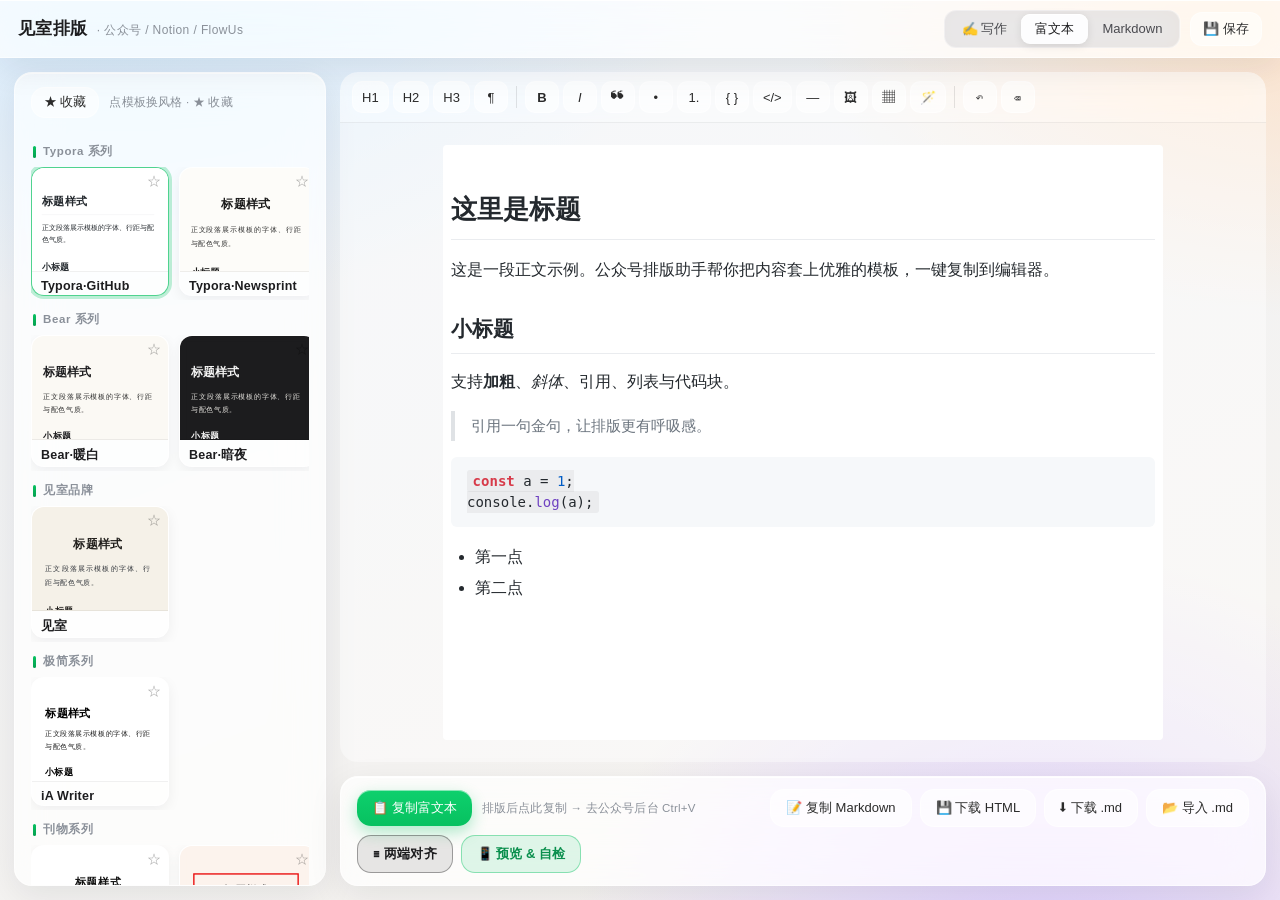
<file: web/index.html>
<!doctype html>
<html lang="zh-CN">
<head>
  <meta charset="utf-8" />
  <meta name="viewport" content="width=device-width, initial-scale=1" />
  <title>见室排版 · 网页版</title>
  <link rel="stylesheet" href="web.css" />
</head>
<body class="web">
  <!-- 顶栏 -->
  <header class="appbar glass">
    <div class="brand">见室排版 <span>· 公众号 / Notion / FlowUs</span></div>
    <div class="appbar-right">
      <div class="seg" id="modeSeg">
        <button class="seg-btn" data-mode="write" title="专注写作：无干扰 + 聚焦当前段">✍️ 写作</button>
        <button class="seg-btn active" data-mode="rich">富文本</button>
        <button class="seg-btn" data-mode="md">Markdown</button>
      </div>
      <button id="saveDraft" class="ghost" title="保存草稿">💾 保存</button>
    </div>
  </header>

  <div class="main">
    <!-- 左：模板栏 -->
    <aside class="rail glass">
      <div class="rail-head">
        <button id="favFilter" class="fav-filter" title="只看收藏">★ 收藏</button>
        <span class="tpl-hint">点模板换风格 · ★ 收藏</span>
      </div>
      <section class="templates" id="templateGallery"></section>
    </aside>

    <!-- 右：工作区 -->
    <section class="workspace">
      <!-- 富文本模式 -->
      <div id="richPane">
        <div class="toolbar glass-bar" id="toolbar">
          <button data-cmd="h1" title="标题1">H1</button>
          <button data-cmd="h2" title="标题2">H2</button>
          <button data-cmd="h3" title="标题3">H3</button>
          <button data-cmd="p" title="正文">¶</button>
          <span class="sep"></span>
          <button data-cmd="bold" title="加粗"><b>B</b></button>
          <button data-cmd="italic" title="斜体"><i>I</i></button>
          <button data-cmd="quote" title="引用">❝</button>
          <button data-cmd="ul" title="无序列表">•</button>
          <button data-cmd="ol" title="有序列表">1.</button>
          <button data-cmd="code" title="代码块（自动高亮）">{ }</button>
          <button data-cmd="icode" title="行内代码">&lt;/&gt;</button>
          <button data-cmd="hr" title="分割线">―</button>
          <button data-cmd="img" title="插入图片">🖼</button>
          <button data-cmd="grid" title="多图网格">▦</button>
          <button data-cmd="smart" title="智能排版：自动识别标题/引用/列表/段落">🪄</button>
          <span class="sep"></span>
          <button data-cmd="undo" title="撤销">↶</button>
          <button data-cmd="clear" title="清除格式">⌫</button>
        </div>
        <div class="editor-wrap">
          <div id="editor" class="editor" contenteditable="true" spellcheck="false"></div>
        </div>
        <!-- 写作模式：右侧并排实时预览（手机宽度，随输入重渲染，可同步滚动） -->
        <aside id="writePreview" class="wpane">
          <div class="wpane-head">
            <span class="wpane-dot"></span>
            <span class="wpane-tpl" id="wpaneTpl">当前模板</span>
            <span class="wpane-grow"></span>
            <label class="wpane-sync" title="编辑区滚动时按比例带动预览滚动">
              <input type="checkbox" id="wpaneSync" checked />同步
            </label>
            <button class="wpane-x" id="wpaneClose" title="收起预览（Alt+P）">✕</button>
          </div>
          <div class="wpane-body">
            <div class="wpane-sheet"><div class="wpane-canvas" id="wpaneCanvas"></div></div>
          </div>
        </aside>
      </div>

      <!-- Markdown 模式：源码 + 预览 -->
      <div id="mdPane" style="display:none">
        <div class="md-split">
          <div class="md-col glass">
            <div class="md-label">Markdown 源码</div>
            <textarea id="mdSource" class="md-source" spellcheck="false" placeholder="# 标题&#10;&#10;在这里用 Markdown 写作…"></textarea>
          </div>
          <div class="md-col glass">
            <div class="md-label">实时预览（随主题变化）</div>
            <div class="editor-wrap">
              <div id="mdPreview" class="editor md-preview"></div>
            </div>
          </div>
        </div>
      </div>

      <!-- 底部导出栏 -->
      <footer class="footbar glass">
        <button id="expWechat" class="primary">📋 复制富文本</button>
        <span class="copy-cap">排版后点此复制 → 去公众号后台 Ctrl+V</span>
        <button id="expMd" class="secondary">📝 复制 Markdown</button>
        <button id="expHtml" class="secondary">💾 下载 HTML</button>
        <button id="expMdFile" class="secondary">⬇ 下载 .md</button>
        <button id="impMd" class="secondary">📂 导入 .md</button>
        <button id="justifyBtn" class="secondary justify-toggle" aria-pressed="true" title="两端对齐：正文 / 列表 / 引用左右齐平（所有模板统一）。点按可关闭，改回各模板自身设计">≣ 两端对齐</button>
        <button id="openPreview" class="secondary preview-btn">📱 预览 &amp; 自检</button>
        <button id="restoreBtn" class="secondary restore" style="display:none" title="撤销智能排版，还原排版前的原文">↩ 还原原文</button>
        <span class="hint" id="hint"></span>
      </footer>
    </section>
  </div>

  <!-- 写作模式底部浮动工具坞（仅写作模式可见）：聚焦 / 打字机 / 风格检查 / 字数 / 预览 -->
  <div id="writeDock">
    <div class="wc-group" role="group" aria-label="聚焦模式">
      <span class="wc-label">聚焦</span>
      <button class="wc-btn wc-focus" data-focus="off">关</button>
      <button class="wc-btn wc-focus active" data-focus="paragraph">段落</button>
      <button class="wc-btn wc-focus" data-focus="sentence">句</button>
    </div>
    <span class="wc-sep"></span>
    <button class="wc-btn wc-toggle" id="typewriterBtn" title="打字机滚动：当前行始终居中（Alt+T 快捷开关）">⌨ 打字机</button>
    <button class="wc-btn wc-toggle" id="styleCheckBtn" title="风格检查：标出填充词 / 冗余 / 陈词（仅编辑器内可见，不进导出）">✓ 风格</button>
    <button class="wc-btn wc-toggle" id="appearanceBtn" title="写作外观：字体 / 字号 / 行高 / 栏宽 / 主题">🎨 外观</button>
    <button class="wc-btn wc-toggle" id="wpaneBtn" title="并排实时预览：边写边看最终渲染（Alt+P）">▥ 并排</button>
    <button class="wc-btn wc-toggle" id="dockJustify" title="两端对齐：正文 / 列表 / 引用左右齐平（所有模板统一）。点按可关闭，改回各模板自身设计">≣ 两端</button>
    <span class="wc-sep"></span>
    <span class="st-main" id="stMain">0 字</span>
    <div class="st-detail" id="stDetail"></div>
    <span class="wc-sep"></span>
    <button class="wc-btn wc-preview" id="dockPreview" title="手机预览 &amp; 发布前自检（写作模式专用入口）">📱 预览</button>
    <button class="wc-btn" id="dockMd" title="Markdown 语法速查">? MD</button>
  </div>

  <!-- Markdown 语法速查浮层（写作模式） -->
  <div id="mdHelp" class="md-help" style="display:none">
    <div class="md-help-head">
      <span>Markdown 速查</span>
      <button id="mdHelpClose" title="关闭">✕</button>
    </div>
    <div class="md-help-grid">
      <div class="md-help-row"><code># 标题</code><span>H1–H6，井号数量定级</span></div>
      <div class="md-help-row"><code>**加粗**</code><span>或用 __加粗__</span></div>
      <div class="md-help-row"><code>*斜体*</code><span>或用 _斜体_</span></div>
      <div class="md-help-row"><code>***粗斜***</code><span>三个星号</span></div>
      <div class="md-help-row"><code>~~删除~~</code><span>删除线</span></div>
      <div class="md-help-row"><code>==高亮==</code><span>高亮标记</span></div>
      <div class="md-help-row"><code>`代码`</code><span>行内代码</span></div>
      <div class="md-help-row"><code>```js</code><span>围栏代码块（可带语言）</span></div>
      <div class="md-help-row"><code>- 项</code><span>无序列表（* + 同效）</span></div>
      <div class="md-help-row"><code>1. 项</code><span>有序列表</span></div>
      <div class="md-help-row"><code>- [ ] 待办</code><span>- [x] 已完成</span></div>
      <div class="md-help-row"><code>&gt; 引用</code><span>&gt;&gt; 嵌套引用</span></div>
      <div class="md-help-row"><code>[文字](url)</code><span>链接</span></div>
      <div class="md-help-row"><code>![说明](url)</code><span>图片</span></div>
      <div class="md-help-row"><code>---</code><span>分割线（*** ___ 亦可）</span></div>
      <div class="md-help-row"><code>+++</code><span>分页符</span></div>
      <div class="md-help-row"><code>^上标^</code><span>上标</span></div>
      <div class="md-help-row"><code>~下标~</code><span>下标</span></div>
      <div class="md-help-row"><code>|a|b|</code><span>表格（Markdown 模式预览）</span></div>
    </div>
    <div class="md-help-foot">闭合定界符即渲染 · Enter 退出代码块 / 续列表 · 可随时切到 Markdown 模式查看源码</div>
  </div>

  <input type="file" id="imgFile" accept="image/*" style="display:none" />
  <input type="file" id="gridFile" accept="image/*" multiple style="display:none" />
  <input type="file" id="mdFile" accept=".md,.markdown,.txt,text/markdown,text/plain" style="display:none" />

  <!-- 多图网格列数选择弹窗 -->
  <div id="gridModal" class="modal" style="display:none">
    <div class="modal-box glass">
      <div class="modal-title">多图网格 · 选择列数</div>
      <div class="modal-row">
        <button data-cols="2">2 列</button>
        <button data-cols="3">3 列</button>
      </div>
      <button class="modal-cancel" data-cols="0">取消</button>
    </div>
  </div>

  <!-- 手机预览 + 发布前自检 -->
  <div id="previewModal" class="modal" style="display:none">
    <div class="pv-box">
      <header class="pv-head">
        <div class="pv-brand">
          <span class="pv-glyph" aria-hidden="true">📱</span>
          <span class="pv-titles">
            <b class="pv-title">手机预览</b>
            <em class="pv-sub"><span id="previewTplName">当前模板</span> · 微信正文渲染</em>
          </span>
        </div>
        <div class="pv-head-r">
          <span class="pv-size">375 × 812</span>
          <button class="pv-close" id="previewClose" title="关闭（Esc）">✕</button>
        </div>
      </header>
      <div class="pv-body">
        <div class="pv-stage">
          <div class="phone-wrap">
            <span class="phone-key phone-key-power"></span>
            <span class="phone-key phone-key-mute"></span>
            <span class="phone-key phone-key-vol"></span>
            <div class="phone">
              <div class="phone-screen" id="phoneScreen"></div>
              <div class="phone-ui" aria-hidden="true">
                <div class="phone-chrome">
                  <div class="phone-status">
                    <span class="ps-time">9:41</span>
                    <span class="ps-icons">
                      <span class="ps-bars"><i></i><i></i><i></i></span>
                      <span class="ps-batt"><i></i></span>
                    </span>
                  </div>
                  <div class="phone-nav">
                    <span class="pn-back">‹</span>
                    <span class="pn-dots">⋯</span>
                  </div>
                </div>
                <div class="phone-island"></div>
              </div>
            </div>
          </div>
          <div class="pv-tip">滚动查看全文 · 与手机端一致</div>
        </div>
        <aside class="pv-side">
          <div class="pv-side-head">
            <b>发布前自检</b>
            <em>微信渲染口径</em>
          </div>
          <div class="check-panel" id="checkPanel"></div>
          <div class="pv-side-foot">
            <button class="pv-act pv-act-primary" id="pvCopy">复制到公众号</button>
            <button class="pv-act" id="pvDownload">下载 HTML</button>
          </div>
        </aside>
      </div>
    </div>
  </div>

  <!-- 写作外观面板（对应 iA Writer 的 Modify Preview：字体 / 字号 / 行高 / 栏宽 / 主题） -->
  <div id="writeLook" class="wlook" style="display:none">
    <div class="wlook-head">
      <span>写作外观</span>
      <button id="writeLookClose" title="关闭">✕</button>
    </div>
    <div class="wlook-row">
      <span class="wlook-label">字体</span>
      <div class="wlook-seg" id="wlFont">
        <button data-v="mono" class="active">等宽</button>
        <button data-v="serif">衬线</button>
        <button data-v="sans">无衬线</button>
      </div>
    </div>
    <div class="wlook-row">
      <span class="wlook-label">主题</span>
      <div class="wlook-seg" id="wlTheme">
        <button data-v="paper" class="active">纸</button>
        <button data-v="white">白</button>
        <button data-v="night">夜</button>
      </div>
    </div>
    <div class="wlook-row">
      <span class="wlook-label">字号</span>
      <input type="range" id="wlSize" min="15" max="26" step="1" value="19" />
      <output id="wlSizeOut">19</output>
    </div>
    <div class="wlook-row">
      <span class="wlook-label">行高</span>
      <input type="range" id="wlLh" min="1.4" max="2.4" step="0.05" value="1.95" />
      <output id="wlLhOut">1.95</output>
    </div>
    <div class="wlook-row">
      <span class="wlook-label">栏宽</span>
      <input type="range" id="wlCol" min="520" max="900" step="10" value="720" />
      <output id="wlColOut">720</output>
    </div>
    <div class="wlook-foot">
      <button id="wlReset">恢复默认</button>
      <span class="wlook-tip">只改写作画布，不动导出成品</span>
    </div>
  </div>

  <!-- 编辑器右键菜单：为写作而生（行内 / 块级 / 插入 / 复制） -->
  <div id="ctxMenu" class="ctx" style="display:none"></div>

  <!-- 右键菜单的二级：插入链接 -->
  <div id="ctxLink" class="ctx ctx-form" style="display:none">
    <div class="ctx-form-title">插入链接</div>
    <input id="ctxLinkText" type="text" placeholder="链接文字" />
    <input id="ctxLinkUrl" type="text" placeholder="https://" />
    <div class="ctx-form-foot">
      <button id="ctxLinkOk" class="ctx-primary">插入</button>
      <button id="ctxLinkCancel">取消</button>
    </div>
  </div>

  <!-- 复制等操作提示 toast -->
  <div class="toast" id="toast" style="display:none"></div>

  <!-- 引擎（与扩展共用同一套，零重复） -->
  <script src="../js/templates.js"></script>
  <script src="../js/exporters.js"></script>
  <script src="../js/images.js"></script>
  <script src="../js/highlight.js"></script>
  <script src="../js/editor.js"></script>
  <script src="../js/markdown.js"></script>
  <script src="../js/compat.js"></script>
  <script src="web-app.js"></script>
</body>
</html>
</file>
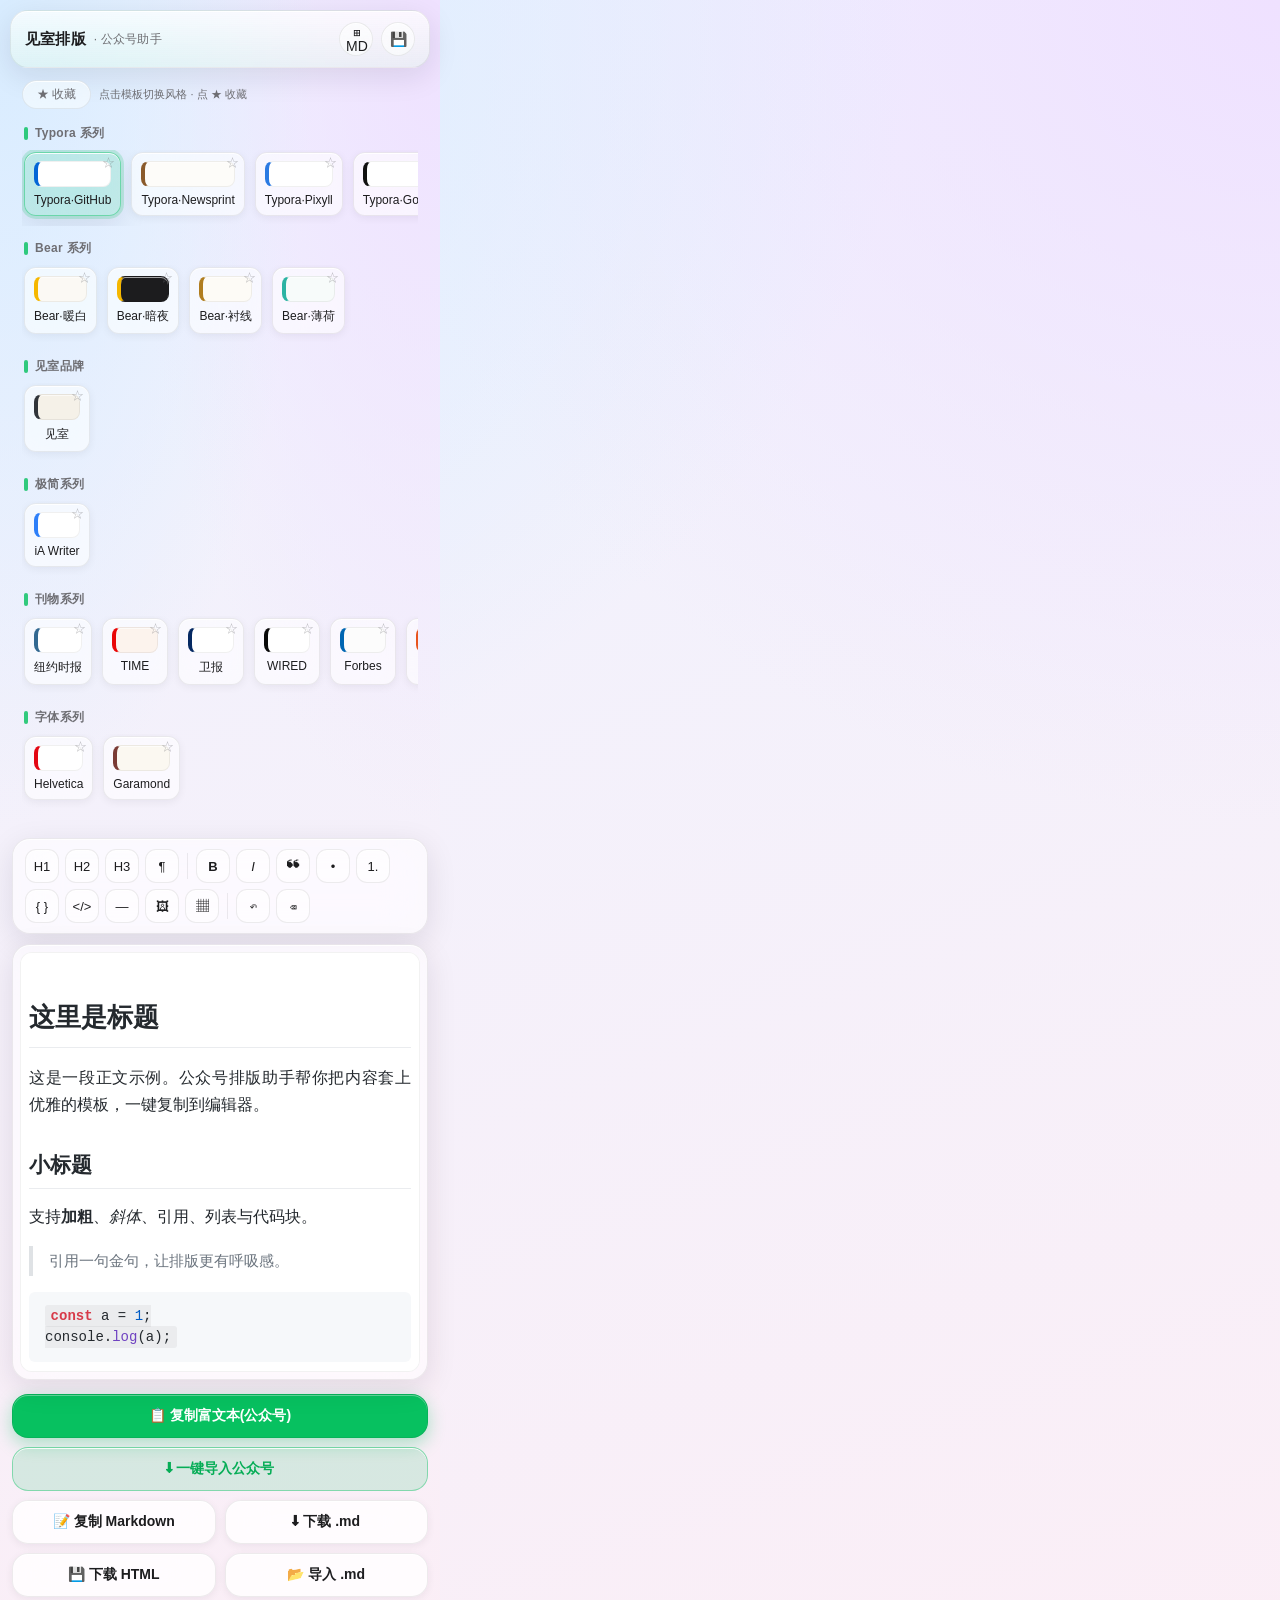
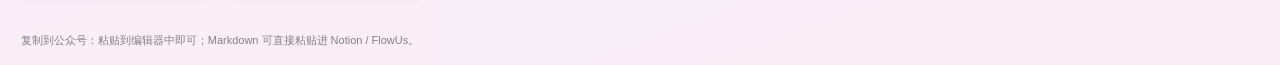
<file: popup.html>
<!doctype html>
<html lang="zh-CN">
<head>
  <meta charset="utf-8" />
  <meta name="viewport" content="width=device-width, initial-scale=1" />
  <title>见室排版</title>
  <link rel="stylesheet" href="popup.css" />
</head>
<body>
  <header class="topbar">
    <div class="brand">见室排版 <span>· 公众号助手</span></div>
    <div class="top-actions">
      <button id="modeToggle" class="ghost" title="切换 富文本 / Markdown">⊞ MD</button>
      <button id="saveDraft" class="ghost" title="保存草稿">💾</button>
    </div>
  </header>

  <section class="tpl-tools">
    <button id="favFilter" class="fav-filter" title="只看收藏">★ 收藏</button>
    <span class="tpl-hint">点击模板切换风格 · 点 ★ 收藏</span>
  </section>
  <section class="templates" id="templateGallery"></section>

  <!-- 富文本模式 -->
  <div id="richPane">
    <div class="toolbar" id="toolbar">
      <button data-cmd="h1" title="标题1">H1</button>
      <button data-cmd="h2" title="标题2">H2</button>
      <button data-cmd="h3" title="标题3">H3</button>
      <button data-cmd="p" title="正文">¶</button>
      <span class="sep"></span>
      <button data-cmd="bold" title="加粗"><b>B</b></button>
      <button data-cmd="italic" title="斜体"><i>I</i></button>
      <button data-cmd="quote" title="引用">❝</button>
      <button data-cmd="ul" title="无序列表">•</button>
      <button data-cmd="ol" title="有序列表">1.</button>
      <button data-cmd="code" title="代码块（自动高亮）">{ }</button>
      <button data-cmd="icode" title="行内代码">&lt;/&gt;</button>
      <button data-cmd="hr" title="分割线">―</button>
      <button data-cmd="img" title="插入图片">🖼</button>
      <button data-cmd="grid" title="多图网格">▦</button>
      <span class="sep"></span>
      <button data-cmd="undo" title="撤销">↶</button>
      <button data-cmd="clear" title="清除格式">⌫</button>
    </div>
    <div class="editor-wrap">
      <div id="editor" class="editor" contenteditable="true" spellcheck="false"></div>
    </div>
  </div>

  <!-- Markdown 模式 -->
  <div id="mdPane" style="display:none">
    <div class="md-label">Markdown 源码</div>
    <textarea id="mdSource" class="md-source" spellcheck="false" placeholder="# 标题&#10;&#10;在这里用 Markdown 写作…"></textarea>
    <div class="md-label">实时预览（随主题变化）</div>
    <div class="editor-wrap">
      <div id="mdPreview" class="editor md-preview"></div>
    </div>
  </div>

  <footer class="actions">
    <button id="expWechat" class="primary">📋 复制富文本(公众号)</button>
    <button id="expWechatTab" class="primary outline">⬇ 一键导入公众号</button>
    <div class="row">
      <button id="expMd" class="secondary">📝 复制 Markdown</button>
      <button id="expMdFile" class="secondary">⬇ 下载 .md</button>
    </div>
    <div class="row">
      <button id="expHtml" class="secondary">💾 下载 HTML</button>
      <button id="impMd" class="secondary">📂 导入 .md</button>
    </div>
    <div class="hint" id="hint"></div>
    <div class="export-note">
      复制到公众号：粘贴到编辑器中即可；Markdown 可直接粘贴进 Notion / FlowUs。
    </div>
  </footer>

  <input type="file" id="imgFile" accept="image/*" style="display:none" />
  <input type="file" id="gridFile" accept="image/*" multiple style="display:none" />
  <input type="file" id="mdFile" accept=".md,.markdown,.txt,text/markdown,text/plain" style="display:none" />

  <!-- 多图网格列数选择弹窗 -->
  <div id="gridModal" class="modal" style="display:none">
    <div class="modal-box">
      <div class="modal-title">多图网格 · 选择列数</div>
      <div class="modal-row">
        <button data-cols="2">2 列</button>
        <button data-cols="3">3 列</button>
      </div>
      <button class="modal-cancel" data-cols="0">取消</button>
    </div>
  </div>

  <script src="js/templates.js"></script>
  <script src="js/exporters.js"></script>
  <script src="js/images.js"></script>
  <script src="js/highlight.js"></script>
  <script src="js/editor.js"></script>
  <script src="js/markdown.js"></script>
  <script src="popup.js"></script>
</body>
</html>
</file>
<file: web/web.css>
/* web.css — 见室排版·网页版（iOS 27 Liquid Glass 全屏版）
   设计打磨参考 Craft (craft.gustavofior.com)：
   - Hover Restraint：高频 hover 即时响应，仅按下动作保留极短过渡
   - Noise：墙纸叠加细微噪点，消除渐变断层
   - Image Outlines：插入图片加 10% 内描边，给图片一个形状
   - Tabular Numbers：自检统计数字等宽，跳动时不抖动
   - Nested Border Radius：手机外框与屏幕同心圆角
   - HTML Background：根元素铺底色，回弹时不闪白
*/

* { box-sizing: border-box; }
html, body { height: 100%; }

/* HTML Background: paint the canvas so overscroll/bounce never flashes white */
html { background-color: #edeff3; }

body.web {
  font-family: -apple-system, BlinkMacSystemFont, "SF Pro Text", "PingFang SC", "Microsoft YaHei", sans-serif;
  color: #1d1d1f;
  margin: 0;
  height: 100vh;
  overflow: hidden;
  display: flex;
  flex-direction: column;
  letter-spacing: 0.2px;
}

/* 背景墙纸：柔和渐变 + 折射光斑，让玻璃产生质感 */
body.web::before {
  content: "";
  position: fixed;
  inset: 0;
  z-index: -1;
  background:
    radial-gradient(1100px 760px at 10% -12%, #cfe9ff 0%, transparent 55%),
    radial-gradient(1000px 680px at 102% -4%, #ffe0c4 0%, transparent 52%),
    radial-gradient(900px 900px at 82% 116%, #d9c8ff 0%, transparent 55%),
    linear-gradient(160deg, #eef2f7 0%, #f7f3ee 100%);
}

/* Noise: faint grain over the wallpaper hides banding and adds texture.
   Tiled SVG (200px) costs almost nothing after first paint. */
body.web::after {
  content: "";
  position: fixed;
  inset: 0;
  z-index: -1;
  pointer-events: none;
  opacity: 0.06;
  mix-blend-mode: overlay;
  background-image: url("data:image/svg+xml,%3Csvg xmlns='http://www.w3.org/2000/svg' width='200' height='200'%3E%3Cfilter id='g' x='0' y='0' width='100%25' height='100%25'%3E%3CfeTurbulence type='fractalNoise' baseFrequency='0.8' numOctaves='3' stitchTiles='stitch'/%3E%3CfeColorMatrix type='saturate' values='0'/%3E%3C/filter%3E%3Crect width='100%25' height='100%25' filter='url(%23g)'/%3E%3C/svg%3E");
  background-size: 200px 200px;
  background-repeat: repeat;
}

/* ---------- 玻璃材质 ---------- */
.glass {
  background: rgba(255, 255, 255, 0.72);
  -webkit-backdrop-filter: blur(22px) saturate(180%);
  backdrop-filter: blur(22px) saturate(180%);
  border: 1px solid rgba(255, 255, 255, 0.55);
  box-shadow: inset 0 1px 0 rgba(255, 255, 255, 0.9), 0 10px 34px rgba(15, 23, 42, 0.08);
}

/* ---------- 顶栏 ---------- */
.appbar {
  flex: 0 0 auto;
  display: flex;
  align-items: center;
  justify-content: space-between;
  height: 58px;
  padding: 0 18px;
  border-radius: 0;
  border-left: none; border-right: none; border-top: none;
  position: relative;
  z-index: 5;
}
.brand {
  font-size: 17px;
  font-weight: 600;
  letter-spacing: 0.4px;
}
.brand span {
  font-size: 12px;
  font-weight: 400;
  color: #8a9099;
  margin-left: 4px;
}
.appbar-right { display: flex; align-items: center; gap: 10px; }

/* 分段控件（富文本 / Markdown） */
.seg {
  display: inline-flex;
  padding: 3px;
  border-radius: 12px;
  background: rgba(120, 120, 128, 0.16);
  -webkit-backdrop-filter: blur(12px);
  backdrop-filter: blur(12px);
  border: 1px solid rgba(255, 255, 255, 0.4);
}
.seg-btn {
  border: none;
  background: transparent;
  color: #4a4a4f;
  font-size: 13px;
  font-weight: 500;
  padding: 6px 14px;
  border-radius: 9px;
  cursor: pointer;
  /* Hover Restraint: a deliberate toggle — animate color/box only, not transform */
  transition: background-color 0.18s cubic-bezier(.2,.85,.25,1), color 0.18s cubic-bezier(.2,.85,.25,1), box-shadow 0.18s cubic-bezier(.2,.85,.25,1);
}
.seg-btn.active {
  background: rgba(255, 255, 255, 0.92);
  color: #1d1d1f;
  box-shadow: 0 1px 0 rgba(255,255,255,0.9) inset, 0 2px 8px rgba(0,0,0,0.10);
}

/* Hover Restraint: frequent hover target — instant highlight, no lift lag */
.ghost {
  border: 1px solid rgba(255, 255, 255, 0.5);
  background: rgba(255, 255, 255, 0.55);
  color: #2b2b2b;
  border-radius: 12px;
  padding: 7px 12px;
  font-size: 13px;
  cursor: pointer;
  transition: none;
}
.ghost:hover { background: rgba(255, 255, 255, 0.85); }
.ghost:active { transform: scale(0.97); transition: transform 0.12s ease; }

/* ---------- 主区 ---------- */
.main {
  flex: 1 1 auto;
  display: flex;
  gap: 14px;
  padding: 14px;
  min-height: 0;
}

/* 左：模板栏 */
.rail {
  flex: 0 0 312px;
  border-radius: 18px;
  display: flex;
  flex-direction: column;
  overflow: hidden;
}
.rail-head {
  flex: 0 0 auto;
  display: flex;
  align-items: center;
  gap: 10px;
  padding: 14px 16px 10px;
}
/* Hover Restraint: instant */
.fav-filter {
  border: 1px solid rgba(255, 255, 255, 0.5);
  background: rgba(255, 255, 255, 0.5);
  color: #2b2b2b;
  border-radius: 14px;
  padding: 6px 12px;
  font-size: 12.5px;
  cursor: pointer;
  transition: none;
}
.fav-filter:hover { background: rgba(255, 255, 255, 0.78); }
.fav-filter:active { transform: scale(0.97); transition: transform 0.12s ease; }
.fav-filter.active {
  background: rgba(7, 193, 96, 0.16);
  border-color: rgba(7, 193, 96, 0.45);
  color: #0a8f4d;
  font-weight: 600;
}
.tpl-hint { font-size: 11.5px; color: #8a9099; }

.templates {
  flex: 1 1 auto;
  overflow-y: auto;
  padding: 4px 16px 16px;
  scrollbar-width: thin;
}
.tpl-group { margin-top: 8px; }
.tpl-group-title {
  font-size: 11.5px;
  color: #8a9099;
  font-weight: 600;
  letter-spacing: 0.6px;
  margin: 12px 2px 8px;
  display: flex;
  align-items: center;
  gap: 7px;
}
.tpl-group-title::before {
  content: "";
  width: 3px; height: 12px;
  border-radius: 2px;
  background: linear-gradient(#07c160, #06a050);
}
.tpl-row {
  display: flex;
  gap: 10px;
  overflow-x: auto;
  padding-bottom: 4px;
  scrollbar-width: none;
}
.tpl-row::-webkit-scrollbar { display: none; }

/* Hover Restraint: cards in a scroll rail are hovered constantly — instant, no lift */
.tpl {
  position: relative;
  flex: 0 0 auto;
  width: 138px;
  border-radius: 13px;
  border: 1px solid rgba(255, 255, 255, 0.6);
  background: rgba(255, 255, 255, 0.55);
  box-shadow: inset 0 1px 0 rgba(255,255,255,0.9), 0 4px 14px rgba(15,23,42,0.06);
  cursor: pointer;
  overflow: hidden;
  transition: none;
}
.tpl:hover { box-shadow: 0 10px 22px rgba(15,23,42,0.14); }
.tpl:active { transform: scale(0.98); transition: transform 0.12s ease; }
.tpl.active {
  border-color: rgba(7, 193, 96, 0.7);
  box-shadow: 0 0 0 3px rgba(7, 193, 96, 0.25), inset 0 1px 0 rgba(255,255,255,0.9);
}
.tpl .swatch {
  height: 56px;
  border-bottom: 1px solid rgba(0,0,0,0.06);
}
/* 模板缩略图：真实渲染的迷你排版页 */
.tpl-thumb {
  position: relative;
  height: 104px;
  overflow: hidden;
  border-bottom: 1px solid rgba(0,0,0,0.06);
}
.tpl-thumb-inner {
  position: absolute;
  top: 0; left: 0;
  width: 300px;
  transform: scale(0.44);
  transform-origin: top left;
  padding: 12px 14px;
}
.tpl .name {
  font-size: 12.5px;
  font-weight: 600;
  padding: 7px 9px 2px;
  color: #1d1d1f;
}
.tpl .star {
  position: absolute;
  top: 5px; right: 7px;
  font-size: 14px;
  color: rgba(0,0,0,0.35);
  z-index: 2;
  transition: color 0.2s;
}
.tpl .star:hover { color: #f5a623; }
.tpl.fav .star { color: #f5a623; }

/* ---------- 工作区 ---------- */
.workspace {
  flex: 1 1 auto;
  display: flex;
  flex-direction: column;
  gap: 14px;
  min-width: 0;
}
#richPane {
  flex: 1 1 auto;
  display: flex;
  flex-direction: column;
  min-height: 0;
  border-radius: 18px;
  overflow: hidden;
}
.glass-bar {
  flex: 0 0 auto;
  display: flex;
  flex-wrap: wrap;
  align-items: center;
  gap: 4px;
  padding: 9px 12px;
  background: rgba(255, 255, 255, 0.6);
  -webkit-backdrop-filter: blur(18px) saturate(160%);
  backdrop-filter: blur(18px) saturate(160%);
  border-bottom: 1px solid rgba(0,0,0,0.06);
}
/* Hover Restraint: the toolbar is swept across constantly — instant, only press animates */
.glass-bar button {
  border: 1px solid rgba(255,255,255,0.5);
  background: rgba(255,255,255,0.55);
  border-radius: 10px;
  min-width: 34px;
  height: 32px;
  padding: 0 9px;
  font-size: 13px;
  color: #2b2b2b;
  cursor: pointer;
  transition: none;
}
.glass-bar button:hover { background: rgba(255,255,255,0.92); }
.glass-bar button:active { transform: scale(0.94); transition: transform 0.12s ease; }
.glass-bar .sep { width: 1px; height: 22px; background: rgba(0,0,0,0.10); margin: 0 4px; }

.editor-wrap {
  flex: 1 1 auto;
  overflow: auto;
  display: flex;
  justify-content: center;
  padding: 22px;
  background: rgba(255, 255, 255, 0.42);
  position: relative;
}
.editor {
  width: 100%;
  min-height: 100%;
  outline: none;
  border-radius: 4px;
}
.editor:focus { outline: none; }

/* Image Outlines: a faint inner edge so inserted images always have a shape,
   even when a pale photo meets the white article background. */
.editor img,
.phone-screen img,
.md-preview img,
.tpl-thumb-inner img {
  outline: 1px solid rgba(0, 0, 0, 0.10);
  outline-offset: -1px;
}

/* Optical Alignment: let an opening quote hang into the margin instead of
   looking indented. Progressive enhancement (Safari); harmless elsewhere. */
.editor blockquote,
.phone-screen blockquote,
.md-preview blockquote {
  hanging-punctuation: first;
}

/* Long-token overflow: URLs / long words wrap instead of pushing past the column edge. */
.editor p, .editor li, .editor blockquote, .editor td, .editor th,
.phone-screen p, .phone-screen li, .phone-screen blockquote, .phone-screen td, .phone-screen th,
.md-preview p, .md-preview li, .md-preview blockquote, .md-preview td, .md-preview th {
  overflow-wrap: break-word;
  word-wrap: break-word;
}
.editor a,
.phone-screen a,
.md-preview a {
  word-break: break-all;
}

/* ---------- 写作模式：iA Writer 式专注 ----------
   哲学：先写，再排版。没有任何东西与文字争夺注意力。
   画布外观全部走 CSS 变量（--w-*），由「🎨 外观」面板实时改写
   （对应 iA Writer 的 Modify Preview：字体 / 字号 / 行高 / 栏宽 / 主题）。
   模板栏 / 工具栏 / 导出栏全部退场，入口收到底部浮动工具坞。 */
body.writing {
  --w-bg: #fbfbf9;
  --w-ink: #232323;
  --w-soft: rgba(35, 35, 35, 0.62);
  --w-line: rgba(35, 35, 35, 0.28);
  --w-code: #f1f1ee;
  --w-code-line: rgba(0, 0, 0, 0.06);
  --w-accent: #3a9d6a;
  --w-pane-bg: #f2f2ee;
  --w-dock-bg: rgba(255, 255, 255, 0.78);
  --w-dock-ink: #5a5a5a;
  --w-dock-strong: #232323;
  --w-dock-active-ink: #ffffff;
  --w-dock-line: rgba(0, 0, 0, 0.1);
  --w-dock-hover: rgba(0, 0, 0, 0.05);
  --w-dock-panel: rgba(255, 255, 255, 0.94);
  /* 外观面板可改的三项（字体 / 字号 / 行高 / 栏宽） */
  --w-font: "iA Writer Duo S", "iA Writer Duo", "Sarasa Mono SC", "Cascadia Code", "SF Mono", "JetBrains Mono", Menlo, Consolas, "PingFang SC", "Hiragino Sans GB", "Microsoft YaHei", monospace;
  --w-size: 19px;
  --w-lh: 1.95;
  --w-col: 720px;
}
body.writing.w-night {
  --w-bg: #15171b;
  --w-ink: #e8e5df;
  --w-soft: rgba(232, 229, 223, 0.62);
  --w-line: rgba(232, 229, 223, 0.26);
  --w-code: #1d2026;
  --w-code-line: rgba(255, 255, 255, 0.08);
  --w-accent: #5fd39a;
  --w-pane-bg: #101216;
  --w-dock-bg: rgba(28, 31, 37, 0.86);
  --w-dock-ink: #b9b6b0;
  --w-dock-strong: #e8e5df;
  --w-dock-active-ink: #15171b;
  --w-dock-line: rgba(255, 255, 255, 0.14);
  --w-dock-hover: rgba(255, 255, 255, 0.09);
  --w-dock-panel: rgba(28, 31, 37, 0.95);
}

body.writing .rail,
body.writing #toolbar,
body.writing .footbar { display: none; }

body.writing .workspace { background: var(--w-bg); }
body.writing .editor-wrap { background: var(--w-bg); padding: 22px 22px 120px; }
body.writing .editor {
  max-width: var(--w-col);
  margin: 0 auto;
  background: var(--w-bg);
  font-family: var(--w-font);
  font-size: var(--w-size);
  line-height: var(--w-lh);
  color: var(--w-ink);
  padding: 64px 28px 168px;
  letter-spacing: 0.2px;
}
body.writing .editor::selection,
body.writing .editor *::selection { background: rgba(45, 127, 249, 0.16); }
/* 去装饰：模板预览注入的样式全部中和成单一墨色，结构只留字号层级 */
body.writing .editor,
body.writing .editor * {
  color: var(--w-ink) !important;
  background-color: transparent !important;
  box-shadow: none !important;
  text-shadow: none !important;
}
/* 标题用 em 跟随字号滑动，外观面板调字号才真的整体缩放 */
body.writing .editor h1 { font-size: 1.62em !important; font-weight: 700; letter-spacing: -0.2px; margin: 0.2em 0 0.5em; }
body.writing .editor h2 { font-size: 1.28em !important; font-weight: 700; letter-spacing: -0.1px; margin: 1.1em 0 0.45em; }
body.writing .editor h3 { font-size: 1.1em !important; font-weight: 600; margin: 1em 0 0.4em; }
body.writing .editor p { margin: 0 0 1.1em; }
body.writing .editor blockquote {
  border-left: 3px solid var(--w-line) !important;
  border-top: none !important;
  border-bottom: none !important;
  padding-left: 18px !important;
  color: var(--w-soft) !important;
  margin: 1.1em 0 !important;
}
body.writing .editor pre {
  background: var(--w-code) !important;
  border: 1px solid var(--w-code-line) !important;
  border-radius: 10px !important;
  padding: 16px 18px !important;
  font-size: 0.8em !important;
  line-height: 1.6 !important;
  margin: 1.1em 0 !important;
}
body.writing .editor img {
  outline: 1px solid rgba(0, 0, 0, 0.12);
  outline-offset: -1px;
  opacity: 0.9;
  border-radius: 8px;
}

/* 聚焦模式：光标所在段落保持全黑，其余段落退成浅灰（平滑过渡） */
body.writing .editor > * { transition: opacity 0.2s ease; }
body.writing .editor > *:not(.wfocused) { opacity: 0.16; }
body.writing .editor > .wfocused { opacity: 1; }
body.writing .editor > img,
body.writing .editor > pre,
body.writing .editor > table { opacity: 0.3; }
body.writing .editor > img.wfocused,
body.writing .editor > pre.wfocused,
body.writing .editor > table.wfocused { opacity: 1; }

/* 句子聚焦（iA 句子级聚焦）：激活句子全亮，同段其他句子退淡 */
body.writing .editor > .wfocused .ws { opacity: 0.26; transition: opacity 0.2s ease; }
body.writing .editor > .wfocused .ws.ws-active { opacity: 1; }

/* 风格检查（中文版）：填充词 / 冗余 / 陈词 软色波浪下划线，仅编辑器内可见 */
body.writing .editor .wstyle {
  text-decoration: underline wavy rgba(214, 80, 60, 0.85);
  text-underline-offset: 3px;
  text-decoration-skip-ink: none;
}
body.writing .editor .wstyle[data-kind="cliche"] {
  text-decoration-color: rgba(180, 120, 30, 0.85);
}
body.writing .editor .wstyle[data-kind="redundancy"] {
  text-decoration-color: rgba(60, 120, 200, 0.85);
}

/* ===== 写作模式底部浮动工具坞（聚焦 / 打字机 / 风格检查 / 字数 / 预览） =====
   默认隐藏，仅 writing 时浮现；居中胶囊形态，悬浮于视口底部，不挡正文。 */
#writeDock {
  position: fixed;
  left: 50%;
  right: auto;
  bottom: 18px;
  transform: translateX(-50%);
  z-index: 40;
  display: none;
  align-items: center;
  gap: 6px;
  padding: 8px 10px;
  background: var(--w-dock-bg, rgba(255, 255, 255, 0.78));
  backdrop-filter: blur(24px) saturate(190%);
  -webkit-backdrop-filter: blur(24px) saturate(190%);
  border: 1px solid var(--w-dock-line, rgba(255, 255, 255, 0.6));
  border-radius: 18px;
  box-shadow: 0 12px 40px rgba(15, 23, 42, 0.18), inset 0 1px 0 rgba(255, 255, 255, 0.28);
  font-size: 12px;
  color: var(--w-dock-strong, #232323);
}
body.writing #writeDock { display: flex; }
/* 手机预览弹窗打开时，工具坞让位（避免与预览冲突） */
body.preview-open #writeDock { display: none !important; }

/* 坞内的小组件（颜色跟随写作主题变量，夜间不会突兀地亮着） */
.wc-group { display: inline-flex; align-items: center; gap: 3px; padding: 2px; background: var(--w-dock-hover, rgba(0, 0, 0, 0.05)); border-radius: 12px; }
.wc-label { color: var(--w-dock-ink, #9a9a9a); opacity: 0.75; margin-right: 2px; padding-left: 6px; font-size: 11px; }
.wc-sep { width: 1px; height: 18px; background: var(--w-dock-line, rgba(0, 0, 0, 0.1)); margin: 0 3px; }
.wc-btn {
  border: 1px solid transparent;
  background: transparent;
  color: var(--w-dock-ink, #5a5a5a);
  padding: 6px 12px;
  border-radius: 9px;
  cursor: pointer;
  font-size: 12px;
  line-height: 1;
  white-space: nowrap;
  transition: background-color 0.15s ease, color 0.15s ease;
}
.wc-btn:hover { background: var(--w-dock-hover, rgba(0, 0, 0, 0.05)); }
.wc-btn.active { background: var(--w-dock-strong, #232323); color: var(--w-dock-active-ink, #ffffff); }
.wc-toggle.active {
  background: rgba(45, 127, 249, 0.12);
  color: #2d7ff9;
  border-color: rgba(45, 127, 249, 0.32);
}
.wc-preview {
  background: rgba(7, 193, 96, 0.12);
  color: #0a8f4d;
  font-weight: 600;
}
.wc-preview:hover { background: rgba(7, 193, 96, 0.2); }
.wc-hint { display: none; }

/* 字数统计（iA 式：悬停展开 字数/字符/句数/阅读时长） */
.st-main {
  font-weight: 600;
  font-variant-numeric: tabular-nums;
  padding: 6px 12px;
  border-radius: 999px;
  background: var(--w-dock-hover, rgba(0, 0, 0, 0.06));
  cursor: default;
}
#stMain:hover ~ #stDetail,
.st-detail:hover {
  max-height: 130px;
  opacity: 1;
  margin-top: 8px;
}
.st-detail {
  position: absolute;
  bottom: 60px;
  left: 50%;
  transform: translateX(-50%);
  max-height: 0;
  overflow: hidden;
  opacity: 0;
  transition: max-height 0.18s ease, opacity 0.18s ease, margin 0.18s ease;
  margin-top: 0;
  line-height: 1.8;
  white-space: nowrap;
  padding: 10px 16px;
  border-radius: 12px;
  background: var(--w-dock-panel, rgba(255, 255, 255, 0.94));
  backdrop-filter: blur(14px) saturate(180%);
  -webkit-backdrop-filter: blur(14px) saturate(180%);
  box-shadow: 0 8px 26px rgba(0, 0, 0, 0.16);
  font-variant-numeric: tabular-nums;
  pointer-events: none;
}
.st-detail span { color: var(--w-dock-ink, #6a6a6a); opacity: 0.8; margin-right: 6px; }

/* 空状态引导层（编辑器为空时显示，pointer-events:none 不挡点击） */
.editor-empty {
  position: absolute;
  inset: 0;
  display: flex;
  flex-direction: column;
  align-items: center;
  justify-content: center;
  gap: 6px;
  text-align: center;
  padding: 20px;
  pointer-events: none;
  color: #9aa0a8;
}
.editor-empty-ic { font-size: 42px; opacity: 0.45; margin-bottom: 2px; }
.editor-empty-t1 { font-size: 16px; font-weight: 600; color: #6b7079; }
.editor-empty-t2 { font-size: 13px; color: #8a9099; }
.editor-empty-t3 { font-size: 12px; color: #aab0b8; }

/* Markdown 模式双栏 */
#mdPane { flex: 1 1 auto; min-height: 0; display: flex; }
.md-split { flex: 1 1 auto; display: flex; gap: 14px; min-height: 0; }
.md-col {
  flex: 1 1 0;
  min-width: 0;
  border-radius: 18px;
  display: flex;
  flex-direction: column;
  overflow: hidden;
}
.md-label {
  flex: 0 0 auto;
  font-size: 12px;
  color: #8a9099;
  font-weight: 600;
  padding: 12px 16px 8px;
}
.md-source {
  flex: 1 1 auto;
  border: none;
  outline: none;
  resize: none;
  padding: 4px 16px 16px;
  font-family: "SF Mono", Consolas, Menlo, monospace;
  font-size: 14px;
  line-height: 1.7;
  color: #2b2b2b;
  background: transparent;
}
.md-preview { border-radius: 0; }

/* ---------- 底部导出栏 ---------- */
.footbar {
  flex: 0 0 auto;
  display: flex;
  align-items: center;
  flex-wrap: wrap;
  gap: 8px;
  padding: 12px 16px;
  border-radius: 18px;
}
/* Hover Restraint: export buttons are hovered often — instant, only press animates */
.footbar button {
  border: none;
  border-radius: 14px;
  padding: 9px 15px;
  font-size: 13px;
  font-weight: 500;
  cursor: pointer;
  transition: none;
}
.footbar button:active { transform: scale(0.97); transition: transform 0.12s ease; }
.footbar .primary {
  background: linear-gradient(#0ed06d, #07c160);
  color: #fff;
  box-shadow: inset 0 1px 0 rgba(255,255,255,0.5), 0 6px 16px rgba(7,193,96,0.32);
}
.footbar .primary:hover { filter: brightness(1.03); }
.footbar .secondary {
  background: rgba(255, 255, 255, 0.6);
  border: 1px solid rgba(255, 255, 255, 0.6);
  color: #2b2b2b;
}
.footbar .secondary:hover { background: rgba(255, 255, 255, 0.92); }
.footbar .restore {
  background: rgba(255, 244, 230, 0.95);
  border: 1px solid #f5b700;
  color: #a86a00;
  font-weight: 600;
}
.footbar .restore:hover { background: #f5b700; color: #fff; }
/* 全局两端对齐开关：开启态用墨色淡染，明确「全局生效」但不与绿色主操作抢注意力 */
.footbar .justify-toggle { letter-spacing: 0.2px; }
.footbar .justify-toggle.on {
  background: rgba(29, 29, 31, 0.1);
  border-color: rgba(29, 29, 31, 0.38);
  color: #1d1d1f;
  font-weight: 600;
}
.footbar .justify-toggle.on:hover { background: rgba(29, 29, 31, 0.16); }
.hint { font-size: 12.5px; color: #07c160; margin-left: 4px; }
.copy-cap {
  font-size: 11.5px;
  color: #8a9099;
  margin-left: 2px;
  flex: 1 1 auto;
  min-width: 0;
}

/* ---------- 弹窗 ---------- */
.modal {
  position: fixed;
  inset: 0;
  z-index: 50;
  display: flex;
  align-items: center;
  justify-content: center;
  background: rgba(15, 23, 42, 0.22);
  -webkit-backdrop-filter: blur(4px);
  backdrop-filter: blur(4px);
}
.modal-box {
  border-radius: 20px;
  padding: 22px;
  width: 280px;
  text-align: center;
}
.modal-title { font-size: 15px; font-weight: 600; margin-bottom: 16px; }
.modal-row { display: flex; gap: 12px; justify-content: center; margin-bottom: 12px; }
.modal-row button {
  border: none;
  border-radius: 14px;
  padding: 10px 22px;
  font-size: 14px;
  font-weight: 600;
  cursor: pointer;
  background: rgba(7, 193, 96, 0.14);
  color: #0a8f4d;
}
.modal-cancel {
  border: none;
  background: rgba(120,120,128,0.14);
  color: #4a4a4f;
  border-radius: 14px;
  padding: 8px 18px;
  font-size: 13px;
  cursor: pointer;
}

/* ---------- 复制 toast（居中、显眼、停留更久） ---------- */
.toast {
  position: fixed;
  left: 50%;
  bottom: 86px;
  transform: translateX(-50%) translateY(18px);
  background: rgba(28, 30, 35, 0.92);
  color: #fff;
  font-size: 14px;
  font-weight: 500;
  letter-spacing: 0.3px;
  padding: 13px 22px;
  border-radius: 14px;
  box-shadow: 0 12px 34px rgba(15, 23, 42, 0.28);
  z-index: 60;
  opacity: 0;
  pointer-events: none;
  -webkit-backdrop-filter: blur(10px);
  backdrop-filter: blur(10px);
  transition: opacity 0.3s cubic-bezier(.2,.85,.25,1), transform 0.3s cubic-bezier(.2,.85,.25,1);
}
.toast.show { opacity: 1; transform: translateX(-50%) translateY(0); }
.toast.err { background: rgba(193, 57, 43, 0.95); }

/* ---------- 响应式 ---------- */
@media (max-width: 980px) {
  body.web { overflow: auto; }
  .main { flex-direction: column; }
  .rail { flex: 0 0 auto; max-height: 220px; }
  .templates { display: flex; flex-direction: column; }
  .workspace { min-height: 70vh; }
  #richPane, #mdPane { min-height: 60vh; }
}

/* ---------- 预览 & 自检弹窗 ---------- */
.footbar .preview-btn {
  background: rgba(7, 193, 96, 0.12);
  border: 1px solid rgba(7, 193, 96, 0.4);
  color: #0a8f4d;
  font-weight: 600;
}
.footbar .preview-btn:hover { background: rgba(7, 193, 96, 0.2); }

/* 弹窗底：预览要看内容，背面比常规 modal 压得更深、更实 */
#previewModal {
  background: rgba(12, 16, 24, 0.44);
  -webkit-backdrop-filter: blur(10px) saturate(140%);
  backdrop-filter: blur(10px) saturate(140%);
}

/* 外壳：实心白面 + 发丝分隔，拒绝大面积玻璃把正文糊灰 */
.pv-box {
  width: min(1040px, 94vw);
  height: min(880px, 90vh);
  display: flex;
  flex-direction: column;
  background: #ffffff;
  border-radius: 24px;
  border: 1px solid rgba(255, 255, 255, 0.6);
  box-shadow: 0 40px 90px -22px rgba(12, 18, 32, 0.5), 0 2px 8px rgba(12, 18, 32, 0.14);
  overflow: hidden;
}

.pv-head {
  flex: 0 0 auto;
  height: 60px;
  padding: 0 12px 0 18px;
  display: flex;
  align-items: center;
  justify-content: space-between;
  border-bottom: 1px solid rgba(0, 0, 0, 0.07);
  background: linear-gradient(#ffffff, #fcfcfd);
}
.pv-brand { display: flex; align-items: center; gap: 11px; min-width: 0; }
.pv-glyph {
  width: 34px; height: 34px;
  flex: 0 0 auto;
  display: grid;
  place-items: center;
  font-size: 16px;
  border-radius: 10px;
  background: #f2f4f7;
  border: 1px solid rgba(0, 0, 0, 0.06);
}
.pv-titles { display: flex; flex-direction: column; line-height: 1.3; min-width: 0; }
.pv-title { font-size: 14.5px; font-weight: 650; color: #10131a; letter-spacing: 0.1px; }
.pv-sub {
  font-size: 11.5px;
  font-style: normal;
  color: #8a909a;
  white-space: nowrap;
  overflow: hidden;
  text-overflow: ellipsis;
}
.pv-head-r { display: flex; align-items: center; gap: 12px; }
/* Tabular Numbers: 尺寸读数常驻，等宽不跳动 */
.pv-size {
  font-size: 11px;
  color: #8a909a;
  letter-spacing: 0.3px;
  font-variant-numeric: tabular-nums;
  padding: 4px 9px;
  border-radius: 999px;
  background: #f4f5f7;
}
.pv-close {
  width: 32px; height: 32px;
  border: none;
  border-radius: 10px;
  background: transparent;
  color: #6b7280;
  font-size: 14px;
  cursor: pointer;
  transition: none; /* Hover Restraint：即时反馈 */
}
.pv-close:hover { background: rgba(0, 0, 0, 0.06); color: #10131a; }
.pv-close:active { transform: scale(0.94); transition: transform 0.12s ease; }

.pv-body { flex: 1 1 auto; display: flex; min-height: 0; }

/* ---------- 左：设备舞台 ---------- */
.pv-stage {
  flex: 1 1 auto;
  min-width: 0;
  display: flex;
  flex-direction: column;
  align-items: center;
  justify-content: center;
  gap: 16px;
  padding: 26px 24px;
  background:
    radial-gradient(620px 420px at 50% 4%, rgba(255, 255, 255, 0.95), transparent 62%),
    linear-gradient(180deg, #eef1f6 0%, #e7eaf1 100%);
}
/* flex:1 让机身吃掉提示语以外的全部高度，手机随窗口自适应而不溢出 */
.phone-wrap {
  position: relative;
  flex: 1 1 auto;
  min-height: 0;
  display: flex;
  align-items: center;
  justify-content: center;
}
.phone {
  position: relative;
  width: 352px;
  height: 100%;
  max-height: 720px;
  padding: 9px;
  border-radius: 46px;
  background: linear-gradient(150deg, #3c424b 0%, #171a1f 42%, #0a0c0f 100%);
  box-shadow:
    0 30px 60px -18px rgba(10, 16, 30, 0.6),
    0 0 0 1px rgba(255, 255, 255, 0.16) inset,
    0 0 0 2px rgba(0, 0, 0, 0.5);
}
/* 侧键：贴在机身边缘，给金属中框一点真实感 */
.phone-key {
  position: absolute;
  width: 3px;
  border-radius: 3px;
  background: linear-gradient(180deg, #4b515a, #202429);
}
.phone-key-power { right: -3px; top: 21%; height: 76px; }
.phone-key-mute { left: -3px; top: 16%; height: 32px; }
.phone-key-vol { left: -3px; top: 24%; height: 58px; }

/* Nested Border Radius：外 46 − 边 9 = 37，屏幕圆角与外框同心 */
.phone-screen {
  height: 100%;
  border-radius: 37px;
  overflow-y: auto;
  overflow-x: hidden;
  overscroll-behavior: contain;
  background: #ffffff;
  /* 上 70px = 状态栏 + 导航栏；左右 12px 补足微信正文的呼吸边距 */
  padding: 70px 12px 0;
  scrollbar-width: none;
}
.phone-screen::-webkit-scrollbar { width: 0; height: 0; }
.phone-screen > div { border-radius: 0 !important; }

/* 顶部 UI 覆盖层：状态栏 + 微信导航栏 + 灵动岛，不随正文滚动 */
.phone-ui {
  position: absolute;
  inset: 9px;
  border-radius: 37px;
  overflow: hidden;
  pointer-events: none;
  z-index: 3;
}
.phone-chrome {
  background: #fbfbfc;
  border-bottom: 1px solid rgba(0, 0, 0, 0.07);
}
.phone-status {
  height: 32px;
  padding: 0 18px;
  display: flex;
  align-items: center;
  justify-content: space-between;
  font-size: 11.5px;
  font-weight: 600;
  color: #111214;
  font-variant-numeric: tabular-nums;
}
.ps-icons { display: inline-flex; align-items: center; gap: 6px; }
.ps-bars { display: inline-flex; align-items: flex-end; gap: 1.5px; height: 9px; }
.ps-bars i { width: 2.5px; border-radius: 1px; background: #111214; }
.ps-bars i:nth-child(1) { height: 4px; }
.ps-bars i:nth-child(2) { height: 6.5px; }
.ps-bars i:nth-child(3) { height: 9px; }
.ps-batt {
  position: relative;
  width: 20px; height: 10px;
  border: 1px solid rgba(17, 18, 20, 0.45);
  border-radius: 3px;
}
.ps-batt::after {
  content: "";
  position: absolute;
  right: -3px; top: 3px;
  width: 1.5px; height: 4px;
  border-radius: 0 1px 1px 0;
  background: rgba(17, 18, 20, 0.45);
}
.ps-batt i {
  position: absolute;
  inset: 1.5px;
  width: 70%;
  border-radius: 1.5px;
  background: #111214;
}
.phone-nav {
  height: 38px;
  padding: 0 16px;
  display: flex;
  align-items: center;
  justify-content: space-between;
  color: #2b2b2b;
}
.pn-back { font-size: 22px; line-height: 1; margin-top: -3px; }
.pn-dots { font-size: 16px; letter-spacing: 1px; }
.phone-island {
  position: absolute;
  top: 9px; left: 50%;
  transform: translateX(-50%);
  width: 102px; height: 25px;
  border-radius: 999px;
  background: #0a0c0f;
  box-shadow: inset 0 0 0 1px rgba(255, 255, 255, 0.07);
}
.phone-island::after {
  content: "";
  position: absolute;
  right: 7px; top: 50%;
  transform: translateY(-50%);
  width: 9px; height: 9px;
  border-radius: 50%;
  background: radial-gradient(circle at 30% 30%, #23324d, #05070b 70%);
}
.pv-tip { flex: 0 0 auto; font-size: 11.5px; color: #8a909a; letter-spacing: 0.2px; }

/* ---------- 右：自检面板 ---------- */
.pv-side {
  flex: 0 0 372px;
  display: flex;
  flex-direction: column;
  min-height: 0;
  border-left: 1px solid rgba(0, 0, 0, 0.07);
  background: #fcfcfd;
}
.pv-side-head {
  flex: 0 0 auto;
  height: 46px;
  padding: 0 18px;
  display: flex;
  align-items: center;
  gap: 8px;
  background: #ffffff;
  border-bottom: 1px solid rgba(0, 0, 0, 0.06);
}
.pv-side-head b { font-size: 13px; font-weight: 650; color: #10131a; }
.pv-side-head em { font-size: 11px; font-style: normal; color: #9aa0aa; }
.check-panel {
  flex: 1 1 auto;
  overflow-y: auto;
  padding: 16px 16px 22px;
  scrollbar-width: thin;
}

/* 结论卡：先给判决，再给依据 */
.ck-verdict {
  display: flex;
  gap: 12px;
  padding: 14px;
  border-radius: 14px;
  border: 1px solid;
  margin-bottom: 14px;
}
.ck-verdict .vd-ic {
  flex: 0 0 auto;
  width: 22px; height: 22px;
  border-radius: 50%;
  display: grid;
  place-items: center;
  font-size: 12px;
  font-weight: 700;
  color: #ffffff;
  margin-top: 1px;
}
.ck-verdict .vd-t { font-size: 13.5px; font-weight: 650; margin-bottom: 3px; }
.ck-verdict .vd-d { font-size: 12px; line-height: 1.55; opacity: 0.86; }
.ck-verdict.ck-err { background: #fdf3f2; border-color: rgba(214, 64, 52, 0.26); color: #b13328; }
.ck-verdict.ck-err .vd-ic { background: #d6453a; }
.ck-verdict.ck-warn { background: #fdf8ec; border-color: rgba(214, 150, 40, 0.3); color: #8d6109; }
.ck-verdict.ck-warn .vd-ic { background: #d99a2b; }
.ck-verdict.ck-pass { background: #f0f9f3; border-color: rgba(7, 160, 90, 0.24); color: #07794a; }
.ck-verdict.ck-pass .vd-ic { background: #0aa35c; }

/* Tabular Numbers：统计数字等宽，文章改动时不跳动 */
.ck-stats {
  display: grid;
  grid-template-columns: repeat(4, 1fr);
  gap: 8px;
  margin-bottom: 16px;
}
.ck-stat {
  background: #ffffff;
  border: 1px solid rgba(0, 0, 0, 0.07);
  border-radius: 11px;
  padding: 9px 2px 8px;
  text-align: center;
}
.ck-stat b {
  display: block;
  font-size: 15px;
  font-weight: 650;
  color: #10131a;
  letter-spacing: -0.2px;
  font-variant-numeric: tabular-nums;
}
.ck-stat em { font-size: 10.5px; font-style: normal; color: #9aa0aa; }

.ck-item {
  display: flex;
  gap: 10px;
  align-items: flex-start;
  padding: 11px 12px;
  border-radius: 12px;
  margin-bottom: 8px;
  background: #ffffff;
  border: 1px solid rgba(0, 0, 0, 0.06);
}
.ck-item .ck-ic {
  flex: 0 0 auto;
  width: 6px; height: 6px;
  border-radius: 50%;
  margin-top: 6px;
}
.ck-item.ck-error .ck-ic { background: #e0564a; }
.ck-item.ck-warn .ck-ic { background: #e0a336; }
.ck-item.ck-pass .ck-ic { background: #19b06a; }
.ck-t { font-size: 13px; font-weight: 600; color: #1d1d1f; margin-bottom: 2px; }
.ck-d { font-size: 12px; color: #6b7079; line-height: 1.55; }

/* 面板底：预览完就地发布（写作模式下工具栏是收起的，这里是唯一入口） */
.pv-side-foot {
  flex: 0 0 auto;
  display: flex;
  gap: 8px;
  padding: 12px 16px;
  background: #ffffff;
  border-top: 1px solid rgba(0, 0, 0, 0.07);
}
.pv-act {
  flex: 1 1 auto;
  height: 38px;
  border-radius: 11px;
  border: 1px solid rgba(0, 0, 0, 0.1);
  background: #ffffff;
  color: #1d1d1f;
  font-size: 13px;
  font-weight: 600;
  cursor: pointer;
  transition: none;
}
.pv-act:hover { background: #f7f8fa; }
.pv-act:active { transform: scale(0.97); transition: transform 0.12s ease; }
.pv-act-primary {
  flex: 0 0 auto;
  padding: 0 18px;
  border-color: transparent;
  background: #0a8f4d;
  color: #ffffff;
}
.pv-act-primary:hover { background: #0b9d55; }

@media (max-width: 900px) {
  .pv-box { width: 96vw; height: 92vh; }
  .pv-body { flex-direction: column; }
  .pv-stage { flex: 1 1 56%; padding: 18px; }
  .pv-side { flex: 1 1 44%; border-left: none; border-top: 1px solid rgba(0, 0, 0, 0.07); }
  .phone { width: 270px; max-height: 420px; }
  .phone-chrome, .phone-island { display: none; }
  .phone-screen { padding: 0 12px; }
}

/* ---------- 扩展 Markdown 元素样式（编辑器 / 预览 / 手机 / 缩略图通用） ---------- */
.editor mark,
.md-preview mark,
.phone-screen mark,
.tpl-thumb-inner mark {
  background: #fff1a8;
  color: inherit;
  padding: 0 3px;
  border-radius: 3px;
  -webkit-box-decoration-break: clone;
  box-decoration-break: clone;
}
.editor s,
.md-preview s,
.phone-screen s { text-decoration: line-through; opacity: 0.72; }
.editor sup, .md-preview sup, .phone-screen sup { font-size: 0.72em; vertical-align: super; line-height: 0; }
.editor sub, .md-preview sub, .phone-screen sub { font-size: 0.72em; vertical-align: sub; line-height: 0; }

/* 任务列表：用符号做复选框，避免 input 在微信端失效 */
.editor .task-list,
.md-preview .task-list,
.phone-screen .task-list { list-style: none; padding-left: 0; }
.editor .task-list .task,
.md-preview .task-list .task,
.phone-screen .task-list .task { list-style: none; }
.task-box {
  display: inline-block;
  width: 1.05em;
  margin-right: 0.45em;
  color: #07c160;
  font-weight: 700;
  text-align: center;
}
.task-list .task[data-checked="false"] .task-box { color: #9aa0a8; }

/* 分页符 */
.editor hr.page-break,
.md-preview hr.page-break,
.phone-screen hr.page-break {
  border: none;
  border-top: 1px dashed rgba(120, 120, 128, 0.5);
  position: relative;
  margin: 26px 0;
}
.editor hr.page-break::after,
.md-preview hr.page-break::after {
  content: "分页";
  position: absolute;
  right: 0;
  top: -1.1em;
  font-size: 11px;
  letter-spacing: 0.5px;
  color: #9aa0a8;
}

/* ---------- Markdown 速查浮层 ---------- */
.md-help {
  position: fixed;
  right: 22px;
  bottom: 74px;
  z-index: 45;
  width: 380px;
  max-width: calc(100vw - 32px);
  max-height: 62vh;
  overflow-y: auto;
  padding: 14px 16px;
  border-radius: 16px;
  background: rgba(255, 255, 255, 0.9);
  backdrop-filter: blur(24px) saturate(190%);
  -webkit-backdrop-filter: blur(24px) saturate(190%);
  border: 1px solid rgba(255, 255, 255, 0.65);
  box-shadow: 0 16px 48px rgba(15, 23, 42, 0.2), inset 0 1px 0 rgba(255, 255, 255, 0.9);
  font-size: 12.5px;
  color: #232323;
}
.md-help-head {
  display: flex;
  align-items: center;
  justify-content: space-between;
  margin-bottom: 10px;
  font-weight: 700;
  font-size: 13px;
  letter-spacing: 0.3px;
}
.md-help-head button {
  border: none;
  background: rgba(120, 120, 128, 0.14);
  color: #5a5a5a;
  width: 24px; height: 24px;
  border-radius: 50%;
  cursor: pointer;
  font-size: 12px;
}
.md-help-grid { display: grid; grid-template-columns: 1fr; gap: 2px; }
.md-help-row {
  display: flex;
  align-items: baseline;
  gap: 10px;
  padding: 4px 6px;
  border-radius: 8px;
}
.md-help-row:nth-child(odd) { background: rgba(0, 0, 0, 0.028); }
.md-help-row code {
  flex: 0 0 108px;
  font-family: "SF Mono", "JetBrains Mono", Menlo, Consolas, monospace;
  font-size: 11.5px;
  color: #0a8f4d;
  background: rgba(7, 193, 96, 0.09);
  border-radius: 5px;
  padding: 2px 6px;
  white-space: nowrap;
  overflow: hidden;
  text-overflow: ellipsis;
}
.md-help-row span { color: #5a6068; }
.md-help-foot {
  margin-top: 10px;
  padding-top: 10px;
  border-top: 1px solid rgba(0, 0, 0, 0.07);
  font-size: 11.5px;
  color: #8a9099;
  line-height: 1.6;
}

/* 写作模式：中和规则会清掉底色，这里补回高亮 / 复选框 / 分页的颜色 */
body.writing .editor mark {
  background-color: rgba(255, 214, 0, 0.35) !important;
  color: var(--w-ink, #232323) !important;
  padding: 0 3px;
  border-radius: 3px;
}
body.writing .editor .task-box { color: var(--w-accent, #3a9d6a) !important; }
body.writing .editor hr.page-break { border-top-color: var(--w-line, rgba(35, 35, 35, 0.3)); }
body.writing .editor hr.page-break::after { color: var(--w-soft, #9a9a9a); }

/* ============================================================
   写作增强二：外观面板 / 并排实时预览 / 编辑器右键菜单
   ============================================================ */

/* ---------- 🎨 写作外观面板（对应 iA Modify Preview） ---------- */
.wlook {
  position: fixed;
  left: 50%;
  bottom: 88px;
  transform: translateX(-50%);
  z-index: 45;
  width: 330px;
  padding: 14px 16px 12px;
  background: var(--w-dock-panel, rgba(255, 255, 255, 0.96));
  backdrop-filter: blur(20px) saturate(180%);
  -webkit-backdrop-filter: blur(20px) saturate(180%);
  border: 1px solid var(--w-dock-line, rgba(0, 0, 0, 0.08));
  border-radius: 16px;
  box-shadow: 0 18px 50px rgba(15, 23, 42, 0.22);
  color: var(--w-dock-strong, #232323);
  font-size: 12.5px;
}
.wlook-head {
  display: flex;
  align-items: center;
  justify-content: space-between;
  font-weight: 600;
  font-size: 13px;
  margin-bottom: 12px;
}
.wlook-head button {
  border: none;
  background: transparent;
  color: inherit;
  opacity: 0.55;
  cursor: pointer;
  font-size: 13px;
  padding: 2px 4px;
  border-radius: 6px;
}
.wlook-head button:hover { opacity: 1; background: var(--w-dock-hover, rgba(0, 0, 0, 0.06)); }
.wlook-row {
  display: flex;
  align-items: center;
  gap: 10px;
  margin-bottom: 10px;
}
.wlook-label { flex: 0 0 36px; opacity: 0.68; }
/* 分段控件：外观三选一 */
.wlook-seg {
  flex: 1 1 auto;
  display: flex;
  gap: 2px;
  padding: 2px;
  border-radius: 10px;
  background: var(--w-dock-hover, rgba(0, 0, 0, 0.05));
}
.wlook-seg button {
  flex: 1 1 0;
  border: none;
  background: transparent;
  border-radius: 8px;
  padding: 5px 6px;
  font-size: 12px;
  color: inherit;
  opacity: 0.7;
  cursor: pointer;
  transition: none;
}
.wlook-seg button:hover { opacity: 1; }
.wlook-seg button.active {
  background: var(--w-dock-strong, #232323);
  color: var(--w-dock-active-ink, #ffffff);
  opacity: 1;
  font-weight: 600;
}
.wlook-row input[type="range"] {
  flex: 1 1 auto;
  -webkit-appearance: none;
  appearance: none;
  height: 3px;
  border-radius: 3px;
  background: var(--w-dock-line, rgba(0, 0, 0, 0.14));
  outline: none;
}
.wlook-row input[type="range"]::-webkit-slider-thumb {
  -webkit-appearance: none;
  width: 14px;
  height: 14px;
  border-radius: 50%;
  background: var(--w-dock-strong, #232323);
  border: 2px solid var(--w-dock-panel, #fff);
  box-shadow: 0 1px 3px rgba(0, 0, 0, 0.3);
  cursor: pointer;
}
.wlook-row output {
  flex: 0 0 38px;
  text-align: right;
  font-variant-numeric: tabular-nums;
  opacity: 0.72;
}
.wlook-foot {
  display: flex;
  align-items: center;
  justify-content: space-between;
  gap: 10px;
  margin-top: 12px;
  padding-top: 10px;
  border-top: 1px solid var(--w-dock-line, rgba(0, 0, 0, 0.07));
}
.wlook-foot button {
  border: 1px solid var(--w-dock-line, rgba(0, 0, 0, 0.12));
  background: transparent;
  color: inherit;
  border-radius: 9px;
  padding: 5px 12px;
  font-size: 12px;
  cursor: pointer;
  transition: none;
}
.wlook-foot button:hover { background: var(--w-dock-hover, rgba(0, 0, 0, 0.05)); }
.wlook-tip { font-size: 11px; opacity: 0.5; }

/* ---------- ▥ 并排实时预览（手机宽度的成品栏，与编辑区同步滚动） ---------- */
.wpane { display: none; }
body.writing.wpane-on #richPane { flex-direction: row; }
body.writing.wpane-on .editor-wrap { flex: 1 1 auto; min-width: 0; }
body.writing.wpane-on #writePreview {
  display: flex;
  flex: 0 0 436px;
  flex-direction: column;
  min-height: 0;
  border-left: 1px solid var(--w-line, rgba(0, 0, 0, 0.12));
  background: var(--w-pane-bg, #f2f2ee);
}
.wpane-head {
  flex: 0 0 auto;
  display: flex;
  align-items: center;
  gap: 8px;
  padding: 0 12px 0 16px;
  height: 44px;
  font-size: 11.5px;
  color: var(--w-dock-strong, #232323);
  border-bottom: 1px solid var(--w-dock-line, rgba(0, 0, 0, 0.07));
}
.wpane-dot {
  width: 7px; height: 7px;
  border-radius: 50%;
  background: var(--w-accent, #3a9d6a);
  flex: 0 0 auto;
}
.wpane-tpl { font-weight: 600; letter-spacing: 0.2px; }
.wpane-grow { flex: 1 1 auto; }
.wpane-sync { display: inline-flex; align-items: center; gap: 4px; opacity: 0.72; cursor: pointer; }
.wpane-sync input { accent-color: #0a8f4d; cursor: pointer; }
.wpane-x {
  border: none;
  background: transparent;
  color: inherit;
  opacity: 0.5;
  cursor: pointer;
  border-radius: 7px;
  padding: 3px 6px;
  font-size: 12px;
}
.wpane-x:hover { opacity: 1; background: var(--w-dock-hover, rgba(0, 0, 0, 0.06)); }
.wpane-body {
  flex: 1 1 auto;
  min-height: 0;
  display: flex;
  justify-content: center;
  padding: 16px 14px 26px;
  overflow: hidden;
}
/* 纸面：定宽 375（与真机一致），内部再补 12px 呼吸边距 */
.wpane-sheet {
  width: 375px;
  height: 100%;
  border-radius: 16px;
  overflow-y: auto;
  overflow-x: hidden;
  scrollbar-width: none;
  box-shadow: 0 12px 34px rgba(15, 23, 42, 0.16), 0 0 0 1px rgba(0, 0, 0, 0.06);
}
.wpane-sheet::-webkit-scrollbar { width: 0; height: 0; }
.wpane-canvas { padding: 0 12px 40px; }
.wpane-canvas > div { border-radius: 0 !important; }

/* ---------- 编辑器右键菜单 ---------- */
.ctx {
  position: fixed;
  z-index: 70;
  min-width: 232px;
  max-height: 74vh;
  overflow-y: auto;
  padding: 6px;
  background: rgba(255, 255, 255, 0.97);
  backdrop-filter: blur(20px) saturate(180%);
  -webkit-backdrop-filter: blur(20px) saturate(180%);
  border: 1px solid rgba(0, 0, 0, 0.07);
  border-radius: 14px;
  box-shadow: 0 20px 54px rgba(15, 23, 42, 0.26);
  font-size: 13px;
  color: #1d1d1f;
  scrollbar-width: thin;
}
.ctx-group {
  padding: 5px 8px 3px;
  font-size: 10.5px;
  letter-spacing: 0.4px;
  color: #9aa0a8;
}
.ctx-item {
  display: flex;
  align-items: center;
  gap: 8px;
  width: 100%;
  border: none;
  background: transparent;
  border-radius: 9px;
  padding: 7px 9px;
  font-size: 13px;
  color: inherit;
  text-align: left;
  cursor: pointer;
  transition: none;
}
.ctx-item:hover { background: rgba(0, 0, 0, 0.055); }
.ctx-item.active { background: rgba(10, 143, 77, 0.1); color: #0a7a45; font-weight: 600; }
.ctx-ic { flex: 0 0 18px; text-align: center; opacity: 0.75; }
.ctx-txt { flex: 1 1 auto; white-space: nowrap; }
.ctx-key {
  flex: 0 0 auto;
  font-size: 11px;
  color: #9aa0a8;
  font-variant-numeric: tabular-nums;
}
.ctx-sep { height: 1px; background: rgba(0, 0, 0, 0.07); margin: 5px 6px; }

/* 二级：插入链接的小表单 */
.ctx-form { width: 264px; padding: 12px; }
.ctx-form-title { font-size: 12.5px; font-weight: 600; margin-bottom: 9px; }
.ctx-form input {
  width: 100%;
  border: 1px solid rgba(0, 0, 0, 0.12);
  border-radius: 9px;
  padding: 7px 10px;
  font-size: 12.5px;
  margin-bottom: 7px;
  outline: none;
  font-family: inherit;
}
.ctx-form input:focus { border-color: rgba(10, 143, 77, 0.55); box-shadow: 0 0 0 3px rgba(10, 143, 77, 0.12); }
.ctx-form-foot { display: flex; gap: 8px; margin-top: 3px; }
.ctx-form-foot button {
  flex: 1 1 auto;
  border: 1px solid rgba(0, 0, 0, 0.12);
  background: #fff;
  color: #1d1d1f;
  border-radius: 9px;
  padding: 7px 10px;
  font-size: 12.5px;
  cursor: pointer;
}
.ctx-form-foot .ctx-primary { background: #0a8f4d; border-color: transparent; color: #fff; font-weight: 600; }
.ctx-form-foot .ctx-primary:hover { background: #0b9d55; }

@media (max-width: 1100px) {
  body.writing.wpane-on #writePreview { flex: 0 0 340px; }
  .wpane-sheet { width: 320px; }
}
</file>
<file: popup.css>
/* ===== 见室排版 · Liquid Glass (iOS 27 设计语言) ===== */
:root {
  --accent: #07c160;          /* 品牌绿 */
  --accent-press: #06ad56;
  --accent-tint: rgba(7, 193, 96, 0.14);
  --ink: #1d1d1f;             /* Apple 近黑 */
  --ink-2: #6e6e73;           /* Apple 灰 */
  --glass: rgba(255, 255, 255, 0.60);
  --glass-strong: rgba(255, 255, 255, 0.82);
  --glass-edge: rgba(0, 0, 0, 0.07);     /* iOS 27 用深色描边做分离 */
  --glass-hi: rgba(255, 255, 255, 0.85); /* 顶部镜面高光 */
  --blur: blur(22px) saturate(180%);
  --radius: 18px;
  --radius-sm: 12px;
  --shadow: 0 8px 30px rgba(17, 24, 39, 0.10);
  --spring: cubic-bezier(.2, .85, .25, 1);
}

* { box-sizing: border-box; }

html, body {
  margin: 0;
  padding: 0;
  font-family: -apple-system, BlinkMacSystemFont, "SF Pro Text", "PingFang SC",
    "Helvetica Neue", "Microsoft YaHei", sans-serif;
  color: var(--ink);
  /* iOS 风：柔和的渐变墙纸，玻璃面板在其上折射 */
  background:
    radial-gradient(130% 90% at 0% 0%, #d8ecff 0%, rgba(216, 236, 255, 0) 55%),
    radial-gradient(130% 90% at 100% 0%, #efe1ff 0%, rgba(239, 225, 255, 0) 55%),
    linear-gradient(160deg, #eef3ff 0%, #fbeef6 100%);
  -webkit-font-smoothing: antialiased;
}
body { width: 440px; padding: 10px; }

/* 通用玻璃面板 */
.glass {
  background: var(--glass);
  -webkit-backdrop-filter: var(--blur);
  backdrop-filter: var(--blur);
  border: 1px solid var(--glass-edge);
  box-shadow: inset 0 1px 0 var(--glass-hi), var(--shadow);
}

/* 顶栏：漂浮玻璃条，带品牌绿微染 */
.topbar {
  display: flex; align-items: center; justify-content: space-between;
  padding: 11px 14px; border-radius: var(--radius);
  background: linear-gradient(180deg, rgba(255,255,255,0.74), rgba(229,247,238,0.52));
  -webkit-backdrop-filter: var(--blur); backdrop-filter: var(--blur);
  border: 1px solid var(--glass-edge);
  box-shadow: inset 0 1px 0 var(--glass-hi), var(--shadow);
}
.brand { display: flex; align-items: center; gap: 8px; font-size: 15px; font-weight: 600; letter-spacing: .2px; }
.brand .dot {
  width: 10px; height: 10px; border-radius: 50%;
  background: var(--accent);
  box-shadow: 0 0 0 4px var(--accent-tint);
}
.brand span { font-weight: 400; color: var(--ink-2); font-size: 12px; }

.top-actions { display: flex; gap: 8px; }
.ghost {
  background: rgba(255,255,255,0.55); border: 1px solid var(--glass-edge);
  color: var(--ink); width: 34px; height: 34px; border-radius: 50%;
  cursor: pointer; font-size: 14px; line-height: 1;
  -webkit-backdrop-filter: var(--blur); backdrop-filter: var(--blur);
  box-shadow: inset 0 1px 0 var(--glass-hi);
  transition: transform .2s var(--spring), background .2s var(--spring);
}
.ghost:hover { background: rgba(255,255,255,0.85); transform: translateY(-1px); }
.ghost:active { transform: scale(.94); }
.ghost.active { background: var(--accent-tint); border-color: rgba(7,193,96,.35); color: var(--accent-press); }

/* 模板工具条 + 画廊：玻璃分段 */
.tpl-tools {
  display: flex; align-items: center; gap: 8px; padding: 12px 12px 4px;
}
.tpl-hint { font-size: 11px; color: var(--ink-2); }
.fav-filter {
  border: 1px solid var(--glass-edge); background: rgba(255,255,255,0.55);
  color: var(--ink-2); border-radius: 20px; padding: 5px 14px; font-size: 12px;
  cursor: pointer; -webkit-backdrop-filter: var(--blur); backdrop-filter: var(--blur);
  box-shadow: inset 0 1px 0 var(--glass-hi);
  transition: all .2s var(--spring);
}
.fav-filter:hover { background: rgba(255,255,255,0.85); color: var(--ink); }
.fav-filter.active { background: rgba(255,196,0,0.16); border-color: rgba(255,179,0,.5); color: #b06a00; font-weight: 600; }

.templates {
  display: block; padding: 8px 12px 14px;
}
/* 系列分组（iOS 风 section 层级） */
.tpl-group { margin-bottom: 14px; }
.tpl-group-title {
  font-size: 12px; font-weight: 600; color: var(--ink-2);
  letter-spacing: .3px; margin: 4px 2px 8px;
  display: flex; align-items: center; gap: 7px;
}
.tpl-group-title::before {
  content: ""; width: 4px; height: 13px; border-radius: 2px;
  background: var(--accent); opacity: .82;
}
.tpl-row {
  display: flex; gap: 10px; overflow-x: auto; padding: 2px 2px 10px;
  scrollbar-width: none;
}
.tpl-row::-webkit-scrollbar { display: none; }

.tpl {
  position: relative; flex: 0 0 auto; min-width: 66px; text-align: center; cursor: pointer;
  border: 1px solid var(--glass-edge); border-radius: var(--radius-sm);
  padding: 8px 9px; background: var(--glass);
  -webkit-backdrop-filter: var(--blur); backdrop-filter: var(--blur);
  box-shadow: inset 0 1px 0 var(--glass-hi), 0 2px 8px rgba(17,24,39,.06);
  transition: transform .2s var(--spring), box-shadow .2s var(--spring), background .2s var(--spring);
}
.tpl:hover { transform: translateY(-2px); background: var(--glass-strong); }
.tpl.active {
  background: var(--accent-tint); border-color: rgba(7,193,96,.45);
  box-shadow: inset 0 1px 0 var(--glass-hi), 0 0 0 3px rgba(7,193,96,.18), var(--shadow);
}
.tpl .swatch {
  height: 26px; border-radius: 8px; margin-bottom: 6px;
  border: 1px solid rgba(0,0,0,.06);
  box-shadow: inset 0 1px 0 rgba(255,255,255,.6);
}
.tpl .name { font-size: 12px; color: var(--ink); font-weight: 500; }
.tpl .desc { font-size: 10px; color: var(--ink-2); margin-top: 2px; line-height: 1.3; }
.tpl .series { font-size: 9px; color: #b06a3a; margin-top: 3px; line-height: 1.2; opacity: .9; }

.tpl .star {
  position: absolute; top: 3px; right: 5px; font-size: 13px; line-height: 1;
  cursor: pointer; opacity: .45; transition: .15s var(--spring); color: var(--ink-2);
}
.tpl .star:hover { opacity: 1; transform: scale(1.15); }
.tpl.fav .star { opacity: 1; color: #ffb300; }
.tpl.fav { background: rgba(255,224,150,0.22); }
.tpl.fav.active { border-color: rgba(7,193,96,.45); background: var(--accent-tint); }

/* 工具栏：玻璃分段条 */
.toolbar {
  display: flex; flex-wrap: wrap; gap: 6px; padding: 10px 12px;
  border-radius: var(--radius); margin: 0 2px 10px;
  background: var(--glass); -webkit-backdrop-filter: var(--blur); backdrop-filter: var(--blur);
  border: 1px solid var(--glass-edge);
  box-shadow: inset 0 1px 0 var(--glass-hi), var(--shadow);
}
.toolbar button {
  min-width: 34px; height: 34px; border: 1px solid var(--glass-edge);
  background: rgba(255,255,255,0.55); border-radius: 11px; cursor: pointer;
  font-size: 13px; color: var(--ink);
  box-shadow: inset 0 1px 0 var(--glass-hi);
  transition: transform .15s var(--spring), background .15s var(--spring);
}
.toolbar button:hover { background: rgba(255,255,255,0.92); transform: translateY(-1px); }
.toolbar button:active { transform: scale(.93); }
.toolbar .sep { width: 1px; background: var(--glass-edge); margin: 4px 2px; }

/* 编辑区：磨砂白书写面，包裹在玻璃框内 */
.editor-wrap {
  margin: 0 2px 10px; padding: 7px; border-radius: var(--radius);
  background: var(--glass); -webkit-backdrop-filter: var(--blur); backdrop-filter: var(--blur);
  border: 1px solid var(--glass-edge);
  box-shadow: inset 0 1px 0 var(--glass-hi), var(--shadow);
}
.editor {
  min-height: 300px; max-height: 420px; overflow-y: auto;
  padding: 12px 10px; outline: none; background: rgba(255,255,255,0.92);
  border: 1px solid rgba(0,0,0,0.05); border-radius: var(--radius-sm);
}
.editor::-webkit-scrollbar { width: 8px; }
.editor::-webkit-scrollbar-thumb { background: rgba(0,0,0,.15); border-radius: 8px; }
.editor:empty:before {
  content: "在此输入或粘贴正文…"; color: #9aa0a6; font-size: 14px;
}

/* Markdown 模式 */
.md-label {
  font-size: 11px; color: var(--ink-2); padding: 10px 14px 5px;
}
.md-source {
  width: 100%; min-height: 150px; max-height: 240px; resize: vertical;
  border: 1px solid rgba(0,0,0,0.05); outline: none; padding: 12px 14px; box-sizing: border-box;
  font-family: "SF Mono", Consolas, Menlo, monospace; font-size: 13px; line-height: 1.7;
  color: var(--ink); background: rgba(255,255,255,0.92);
  border-radius: var(--radius-sm); margin: 0 2px 8px;
}
.editor.md-preview {
  min-height: 220px; max-height: 360px; background: rgba(255,255,255,0.92);
  border: 1px solid rgba(0,0,0,0.05); border-radius: var(--radius-sm);
}
.editor.md-preview:empty:before { content: "预览将显示在这里…"; color: #9aa0a6; font-size: 13px; }

/* 底部操作区：玻璃分段 */
.actions { padding: 4px 2px 6px; }
.actions button {
  width: 100%; padding: 12px; border-radius: 16px; cursor: pointer;
  font-size: 14px; font-weight: 600; border: 1px solid var(--glass-edge); margin-bottom: 9px;
  transition: transform .15s var(--spring), box-shadow .2s var(--spring), background .2s var(--spring);
}
.primary {
  background: var(--accent); color: #fff; border: none;
  box-shadow: 0 6px 18px rgba(7,193,96,.32), inset 0 1px 0 rgba(255,255,255,.35);
}
.primary:hover { background: var(--accent-press); transform: translateY(-1px); }
.primary:active { transform: scale(.98); }
.primary.outline {
  background: var(--accent-tint); color: var(--accent-press); border: 1px solid rgba(7,193,96,.4);
  box-shadow: inset 0 1px 0 var(--glass-hi);
}
.primary.outline:hover { background: rgba(7,193,96,.2); }
.secondary {
  background: var(--glass-strong); color: var(--ink);
  -webkit-backdrop-filter: var(--blur); backdrop-filter: var(--blur);
  box-shadow: inset 0 1px 0 var(--glass-hi), 0 2px 8px rgba(17,24,39,.06);
}
.secondary:hover { background: #fff; transform: translateY(-1px); }
.row { display: flex; gap: 9px; }
.row button { flex: 1; margin-bottom: 9px; }

.hint { font-size: 12px; color: var(--accent-press); min-height: 16px; margin-top: 2px; text-align: center; font-weight: 500; }
.export-note { font-size: 11px; color: var(--ink-2); line-height: 1.5; margin-top: 8px; text-align: center; opacity: .85; }

/* 弹窗（多图网格列数） */
.modal {
  position: fixed; inset: 0; background: rgba(17,24,39,.28);
  -webkit-backdrop-filter: blur(4px); backdrop-filter: blur(4px);
  z-index: 9999; display: flex; align-items: center; justify-content: center;
}
.modal-box {
  background: var(--glass-strong); border-radius: 24px; padding: 22px;
  width: 250px; text-align: center;
  -webkit-backdrop-filter: var(--blur); backdrop-filter: var(--blur);
  border: 1px solid var(--glass-edge);
  box-shadow: inset 0 1px 0 var(--glass-hi), 0 20px 50px rgba(17,24,39,.28);
}
.modal-title { font-size: 15px; font-weight: 600; margin-bottom: 16px; color: var(--ink); }
.modal-row { display: flex; gap: 12px; margin-bottom: 12px; }
.modal-row button {
  flex: 1; padding: 14px; border: 1px solid rgba(7,193,96,.4); background: var(--accent-tint);
  color: var(--accent-press); border-radius: 16px; font-size: 15px; font-weight: 600; cursor: pointer;
  box-shadow: inset 0 1px 0 var(--glass-hi);
  transition: transform .15s var(--spring), background .2s var(--spring);
}
.modal-row button:hover { background: var(--accent); color: #fff; transform: translateY(-1px); }
.modal-cancel {
  width: 100%; padding: 11px; border: none; background: rgba(0,0,0,.06); color: var(--ink-2);
  border-radius: 16px; cursor: pointer; font-size: 13px;
  transition: background .2s var(--spring);
}
.modal-cancel:hover { background: rgba(0,0,0,.12); }
</file>
